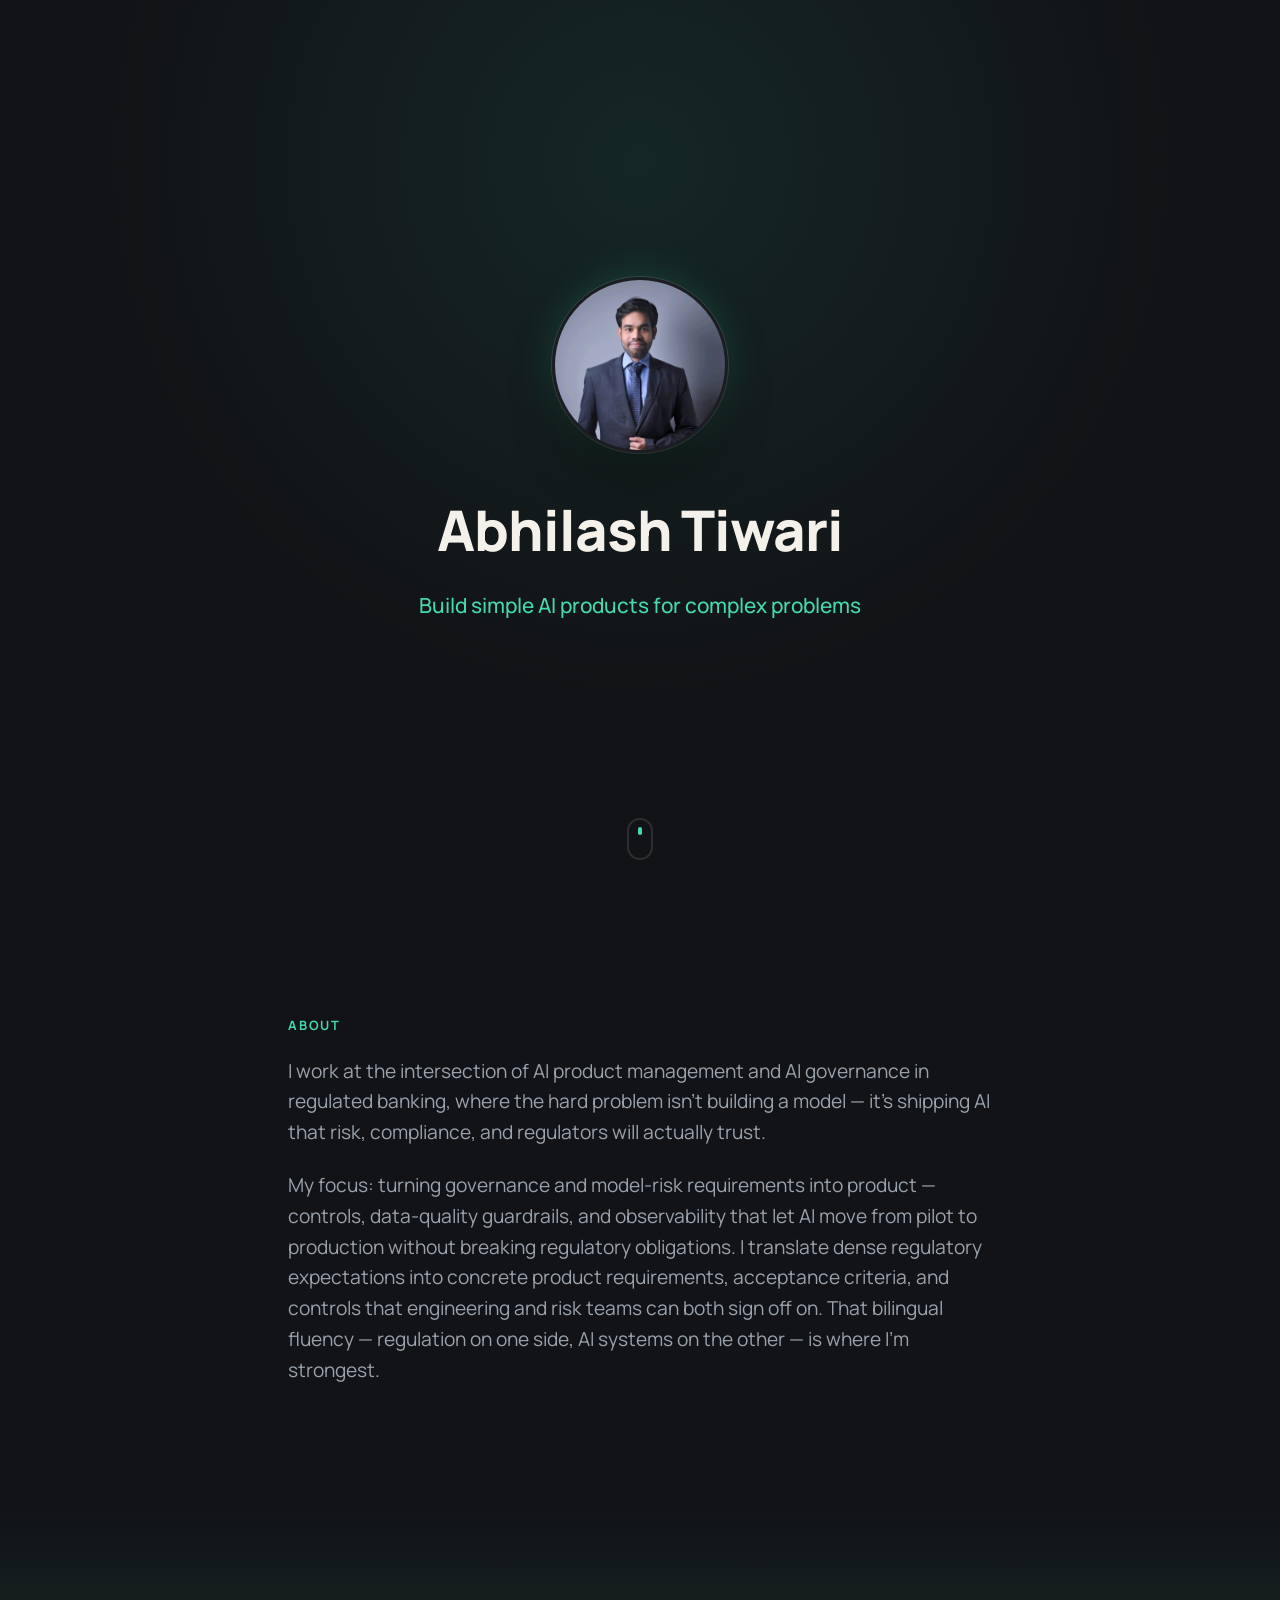
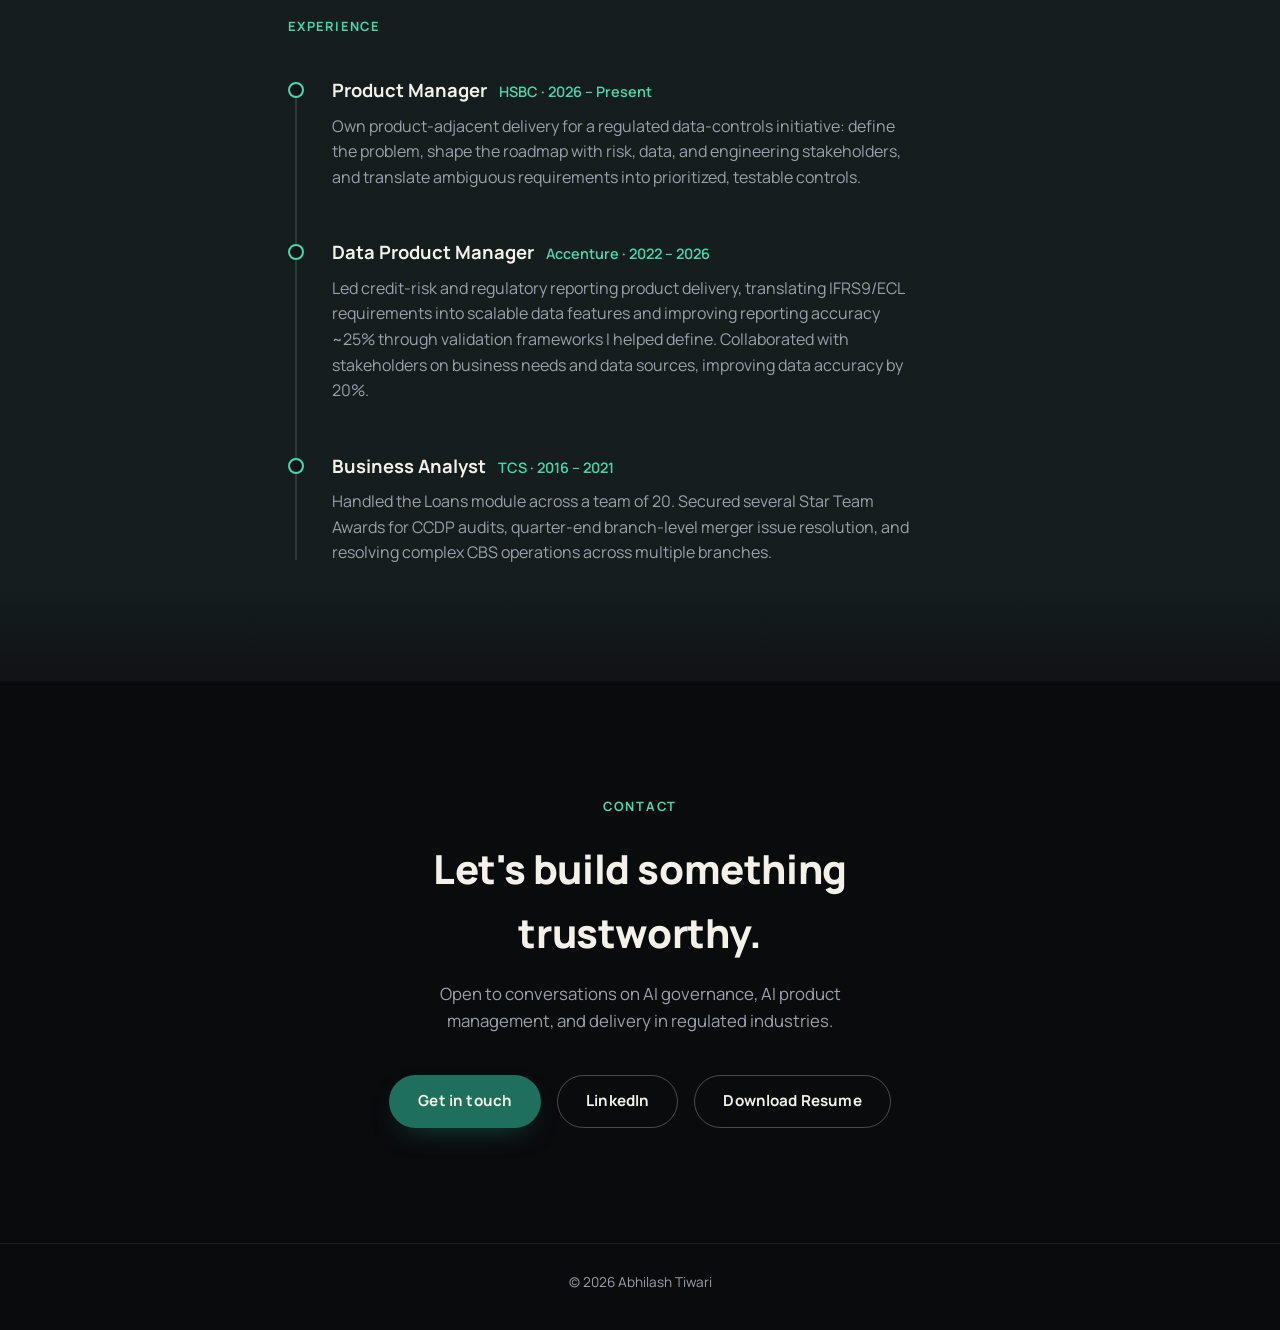
<file: index-v1-old.html>
<!doctype html>
<html lang="en">
<head>
<meta charset="UTF-8">
<meta name="viewport" content="width=device-width, initial-scale=1.0">
<title>Abhilash Tiwari — AI Product Manager</title>
<meta name="description" content="Abhilash Tiwari — AI product manager working at the intersection of AI governance and regulated banking.">

<link rel="preconnect" href="https://fonts.googleapis.com">
<link rel="preconnect" href="https://fonts.gstatic.com" crossorigin>
<link href="https://fonts.googleapis.com/css2?family=Manrope:wght@400;500;600;700;800&display=swap" rel="stylesheet">

<link rel="stylesheet" href="styles.css">
</head>
<body>

<main>

  <section id="hero" class="hero">
    <div class="hero-inner">
      <div class="avatar">
        <img src="photo.jpg" alt="Abhilash Tiwari" id="avatarImg">
        <div class="avatar-fallback" id="avatarFallback" aria-hidden="true">AT</div>
      </div>
      <h1 class="hero-name">Abhilash Tiwari</h1>
      <p class="hero-tagline">Build simple AI products for complex problems</p>
    </div>
    <a href="#about" class="scroll-cue" aria-label="Scroll to About section"><span></span></a>
  </section>

  <section id="about" class="about reveal">
    <div class="section-inner">
      <p class="eyebrow">About</p>
      <p class="about-text">I work at the intersection of AI product management and AI governance in regulated banking, where the hard problem isn't building a model — it's shipping AI that risk, compliance, and regulators will actually trust.</p>
      <p class="about-text">My focus: turning governance and model-risk requirements into product — controls, data-quality guardrails, and observability that let AI move from pilot to production without breaking regulatory obligations. I translate dense regulatory expectations into concrete product requirements, acceptance criteria, and controls that engineering and risk teams can both sign off on. That bilingual fluency — regulation on one side, AI systems on the other — is where I'm strongest.</p>
    </div>
  </section>

  <section id="experience" class="experience reveal">
    <div class="section-inner">
      <p class="eyebrow">Experience</p>

      <ol class="timeline">
        <li class="timeline-item">
          <span class="timeline-dot" aria-hidden="true"></span>
          <div class="timeline-content">
            <div class="timeline-header">
              <h3>Product Manager</h3>
              <span class="timeline-meta">HSBC &middot; 2026 – Present</span>
            </div>
            <p>Own product-adjacent delivery for a regulated data-controls initiative: define the problem, shape the roadmap with risk, data, and engineering stakeholders, and translate ambiguous requirements into prioritized, testable controls.</p>
          </div>
        </li>

        <li class="timeline-item">
          <span class="timeline-dot" aria-hidden="true"></span>
          <div class="timeline-content">
            <div class="timeline-header">
              <h3>Data Product Manager</h3>
              <span class="timeline-meta">Accenture &middot; 2022 – 2026</span>
            </div>
            <p>Led credit-risk and regulatory reporting product delivery, translating IFRS9/ECL requirements into scalable data features and improving reporting accuracy ~25% through validation frameworks I helped define. Collaborated with stakeholders on business needs and data sources, improving data accuracy by 20%.</p>
          </div>
        </li>

        <li class="timeline-item">
          <span class="timeline-dot" aria-hidden="true"></span>
          <div class="timeline-content">
            <div class="timeline-header">
              <h3>Business Analyst</h3>
              <span class="timeline-meta">TCS &middot; 2016 – 2021</span>
            </div>
            <p>Handled the Loans module across a team of 20. Secured several Star Team Awards for CCDP audits, quarter-end branch-level merger issue resolution, and resolving complex CBS operations across multiple branches.</p>
          </div>
        </li>
      </ol>
    </div>
  </section>

  <section id="contact" class="contact reveal">
    <div class="section-inner">
      <p class="eyebrow eyebrow-light">Contact</p>
      <h2 class="contact-heading">Let's build something trustworthy.</h2>
      <p class="contact-sub">Open to conversations on AI governance, AI product management, and delivery in regulated industries.</p>
      <div class="contact-actions">
        <a class="btn btn-primary" href="mailto:tabhilash19@gmail.com">Get in touch</a>
        <a class="btn btn-outline" href="https://www.linkedin.com/in/abhilashtiwari/" target="_blank" rel="noopener noreferrer">LinkedIn</a>
        <a class="btn btn-outline" href="resume.pdf" download id="resumeBtn">Download Resume</a>
      </div>
    </div>
  </section>

</main>

<footer class="site-footer">
  <p>&copy; <span id="year">2026</span> Abhilash Tiwari</p>
</footer>

<script>
  document.getElementById('year').textContent = new Date().getFullYear();

  var avatarImg = document.getElementById('avatarImg');
  var avatarFallback = document.getElementById('avatarFallback');
  avatarImg.addEventListener('error', function () {
    avatarImg.style.display = 'none';
    avatarFallback.style.display = 'flex';
  });

  var revealEls = document.querySelectorAll('.reveal');
  if ('IntersectionObserver' in window) {
    var observer = new IntersectionObserver(function (entries) {
      entries.forEach(function (entry) {
        if (entry.isIntersecting) {
          entry.target.classList.add('is-visible');
          observer.unobserve(entry.target);
        }
      });
    }, { threshold: 0.15 });
    revealEls.forEach(function (el) { observer.observe(el); });
  } else {
    revealEls.forEach(function (el) { el.classList.add('is-visible'); });
  }
</script>

</body>
</html>
</file>
<file: styles.css>
/* ---------- Reset & base ---------- */

*,
*::before,
*::after {
  box-sizing: border-box;
}

html {
  scroll-behavior: smooth;
}

body,
h1, h2, h3, p, ol, li {
  margin: 0;
  padding: 0;
}

ol {
  list-style: none;
}

img {
  max-width: 100%;
  display: block;
}

a {
  color: inherit;
  text-decoration: none;
}

/* ---------- Design tokens ---------- */

:root {
  --paper: #121316;
  --paper-card: #1b1d22;
  --ink: #f3f1ea;
  --ink-2: #0a0b0d;
  --muted: #9aa2ac;
  --accent: #1e6f5c;
  --accent-light: #2f8b72;
  --accent-glow: #45d9ae;
  --accent-tint: rgba(30, 111, 92, 0.22);
  --line: rgba(243, 241, 234, 0.12);

  --on-dark: #f3f1ea;
  --on-dark-muted: #9aa2ac;

  --font: 'Manrope', -apple-system, BlinkMacSystemFont, 'Segoe UI', Roboto, sans-serif;

  --max-width: 760px;
  --section-pad: clamp(4rem, 9vw, 7.5rem);
}

body {
  font-family: var(--font);
  background: var(--paper);
  color: var(--ink);
  line-height: 1.6;
  -webkit-font-smoothing: antialiased;
  -moz-osx-font-smoothing: grayscale;
}

.section-inner {
  max-width: var(--max-width);
  margin: 0 auto;
  padding: 0 1.75rem;
}

.eyebrow {
  font-size: 0.8rem;
  font-weight: 700;
  letter-spacing: 0.14em;
  text-transform: uppercase;
  color: var(--accent-glow);
  margin-bottom: 1.25rem;
}

.eyebrow-light {
  color: var(--accent-glow);
}

/* ---------- Scroll reveal ---------- */

.reveal {
  opacity: 0;
  transform: translateY(28px);
  transition: opacity 0.8s ease, transform 0.8s ease;
}

.reveal.is-visible {
  opacity: 1;
  transform: translateY(0);
}

@media (prefers-reduced-motion: reduce) {
  html {
    scroll-behavior: auto;
  }
  .reveal {
    opacity: 1;
    transform: none;
    transition: none;
  }
  .scroll-cue span {
    animation: none;
  }
}

/* ---------- Hero ---------- */

.hero {
  min-height: 100svh;
  display: flex;
  flex-direction: column;
  align-items: center;
  justify-content: center;
  text-align: center;
  padding: 6rem 1.75rem;
  position: relative;
  background:
    radial-gradient(circle at 50% 18%, var(--accent-tint) 0%, transparent 55%),
    var(--paper);
}

.hero-inner {
  display: flex;
  flex-direction: column;
  align-items: center;
  animation: rise 0.9s ease both;
}

@keyframes rise {
  from {
    opacity: 0;
    transform: translateY(18px);
  }
  to {
    opacity: 1;
    transform: translateY(0);
  }
}

.avatar {
  width: clamp(120px, 18vw, 176px);
  height: clamp(120px, 18vw, 176px);
  border-radius: 50%;
  overflow: hidden;
  margin-bottom: 2rem;
  border: 3px solid var(--paper-card);
  outline: 1px solid var(--line);
  box-shadow: 0 25px 55px -20px rgba(0, 0, 0, 0.75), 0 0 46px -8px rgba(69, 217, 174, 0.28);
  transition: transform 0.4s ease, box-shadow 0.4s ease;
}

.avatar:hover {
  transform: translateY(-3px) scale(1.02);
  box-shadow: 0 30px 60px -18px rgba(0, 0, 0, 0.8), 0 0 56px -6px rgba(69, 217, 174, 0.38);
}

.avatar img {
  width: 100%;
  height: 100%;
  object-fit: cover;
}

.avatar-fallback {
  display: none;
  width: 100%;
  height: 100%;
  align-items: center;
  justify-content: center;
  background: linear-gradient(160deg, var(--accent) 0%, var(--accent-light) 100%);
  color: var(--on-dark);
  font-weight: 800;
  font-size: clamp(2rem, 4vw, 2.75rem);
  letter-spacing: 0.03em;
}

.hero-name {
  font-size: clamp(2.25rem, 5.5vw, 3.5rem);
  font-weight: 800;
  letter-spacing: -0.02em;
  color: var(--ink);
}

.hero-tagline {
  margin-top: 0.9rem;
  font-size: clamp(1.05rem, 2.4vw, 1.3rem);
  font-weight: 500;
  color: var(--accent-glow);
  max-width: 34ch;
}

.scroll-cue {
  position: absolute;
  bottom: 2.5rem;
  left: 50%;
  transform: translateX(-50%);
  width: 26px;
  height: 42px;
  border: 2px solid var(--line);
  border-radius: 999px;
  display: flex;
  align-items: flex-start;
  justify-content: center;
  padding-top: 7px;
  transition: border-color 0.3s ease;
}

.scroll-cue:hover {
  border-color: var(--accent-glow);
}

.scroll-cue span {
  width: 4px;
  height: 8px;
  border-radius: 999px;
  background: var(--accent-glow);
  animation: scrollDot 1.8s ease infinite;
}

@keyframes scrollDot {
  0% { transform: translateY(0); opacity: 1; }
  60% { transform: translateY(12px); opacity: 0; }
  61% { transform: translateY(0); opacity: 0; }
  100% { transform: translateY(0); opacity: 1; }
}

/* ---------- About ---------- */

.about {
  padding: var(--section-pad) 0;
}

.about-text {
  font-size: clamp(1.05rem, 1.6vw, 1.2rem);
  color: var(--muted);
  max-width: 60ch;
}

.about-text + .about-text {
  margin-top: 1.4rem;
}

/* ---------- Experience / Timeline ---------- */

.experience {
  padding: var(--section-pad) 0;
  background: linear-gradient(180deg, transparent, rgba(69, 217, 174, 0.05) 12%, rgba(69, 217, 174, 0.05) 88%, transparent);
}

.timeline {
  position: relative;
  margin-top: 2.5rem;
}

.timeline::before {
  content: '';
  position: absolute;
  top: 6px;
  bottom: 6px;
  left: 7px;
  width: 2px;
  background: var(--line);
}

.timeline-item {
  position: relative;
  padding-left: 2.75rem;
}

.timeline-item + .timeline-item {
  margin-top: 3rem;
}

.timeline-dot {
  position: absolute;
  left: 0;
  top: 6px;
  width: 16px;
  height: 16px;
  border-radius: 50%;
  background: var(--paper);
  border: 2px solid var(--accent-glow);
  transition: transform 0.3s ease, background 0.3s ease;
}

.timeline-dot::after {
  content: '';
  position: absolute;
  inset: 3px;
  border-radius: 50%;
  background: var(--accent-glow);
  transform: scale(0);
  transition: transform 0.3s ease;
}

.timeline-item:hover .timeline-dot {
  transform: scale(1.15);
}

.timeline-item:hover .timeline-dot::after {
  transform: scale(1);
}

.timeline-header {
  display: flex;
  flex-wrap: wrap;
  align-items: baseline;
  gap: 0.4rem 0.75rem;
  margin-bottom: 0.5rem;
}

.timeline-header h3 {
  font-size: 1.15rem;
  font-weight: 700;
  color: var(--ink);
}

.timeline-meta {
  font-size: 0.9rem;
  font-weight: 600;
  color: var(--accent-glow);
}

.timeline-content p {
  color: var(--muted);
  max-width: 58ch;
  font-size: 1rem;
}

/* ---------- Contact ---------- */

.contact {
  padding: var(--section-pad) 0;
  background: var(--ink-2);
  color: var(--on-dark);
  text-align: center;
}

.contact .section-inner {
  display: flex;
  flex-direction: column;
  align-items: center;
}

.contact-heading {
  font-size: clamp(1.75rem, 4vw, 2.5rem);
  font-weight: 800;
  letter-spacing: -0.01em;
  max-width: 20ch;
}

.contact-sub {
  margin-top: 1rem;
  color: var(--on-dark-muted);
  max-width: 46ch;
  font-size: 1.05rem;
}

.contact-actions {
  margin-top: 2.5rem;
  display: flex;
  flex-wrap: wrap;
  gap: 1rem;
  justify-content: center;
}

.btn {
  display: inline-flex;
  align-items: center;
  justify-content: center;
  padding: 0.85rem 1.75rem;
  border-radius: 999px;
  font-weight: 700;
  font-size: 0.95rem;
  letter-spacing: 0.01em;
  transition: transform 0.25s ease, box-shadow 0.25s ease, background 0.25s ease, border-color 0.25s ease;
  border: 1.5px solid transparent;
}

.btn-primary {
  background: var(--accent);
  color: var(--on-dark);
  box-shadow: 0 12px 28px -14px rgba(30, 111, 92, 0.7);
}

.btn-primary:hover {
  background: var(--accent-light);
  transform: translateY(-2px);
  box-shadow: 0 16px 32px -14px rgba(30, 111, 92, 0.8);
}

.btn-outline {
  border-color: rgba(243, 241, 234, 0.28);
  color: var(--on-dark);
}

.btn-outline:hover {
  border-color: var(--accent-light);
  background: rgba(47, 139, 114, 0.12);
  transform: translateY(-2px);
}

.btn:focus-visible {
  outline: 2px solid var(--accent-light);
  outline-offset: 3px;
}

/* ---------- Footer ---------- */

.site-footer {
  background: var(--ink-2);
  color: var(--on-dark-muted);
  text-align: center;
  font-size: 0.85rem;
  padding: 1.75rem 1rem 2.25rem;
  border-top: 1px solid rgba(243, 241, 234, 0.08);
}

/* ---------- Responsive ---------- */

@media (max-width: 640px) {
  .section-inner {
    padding: 0 1.25rem;
  }

  .timeline-item {
    padding-left: 2.25rem;
  }

  .contact-actions {
    flex-direction: column;
    width: 100%;
  }

  .btn {
    width: 100%;
  }
}
</file>
